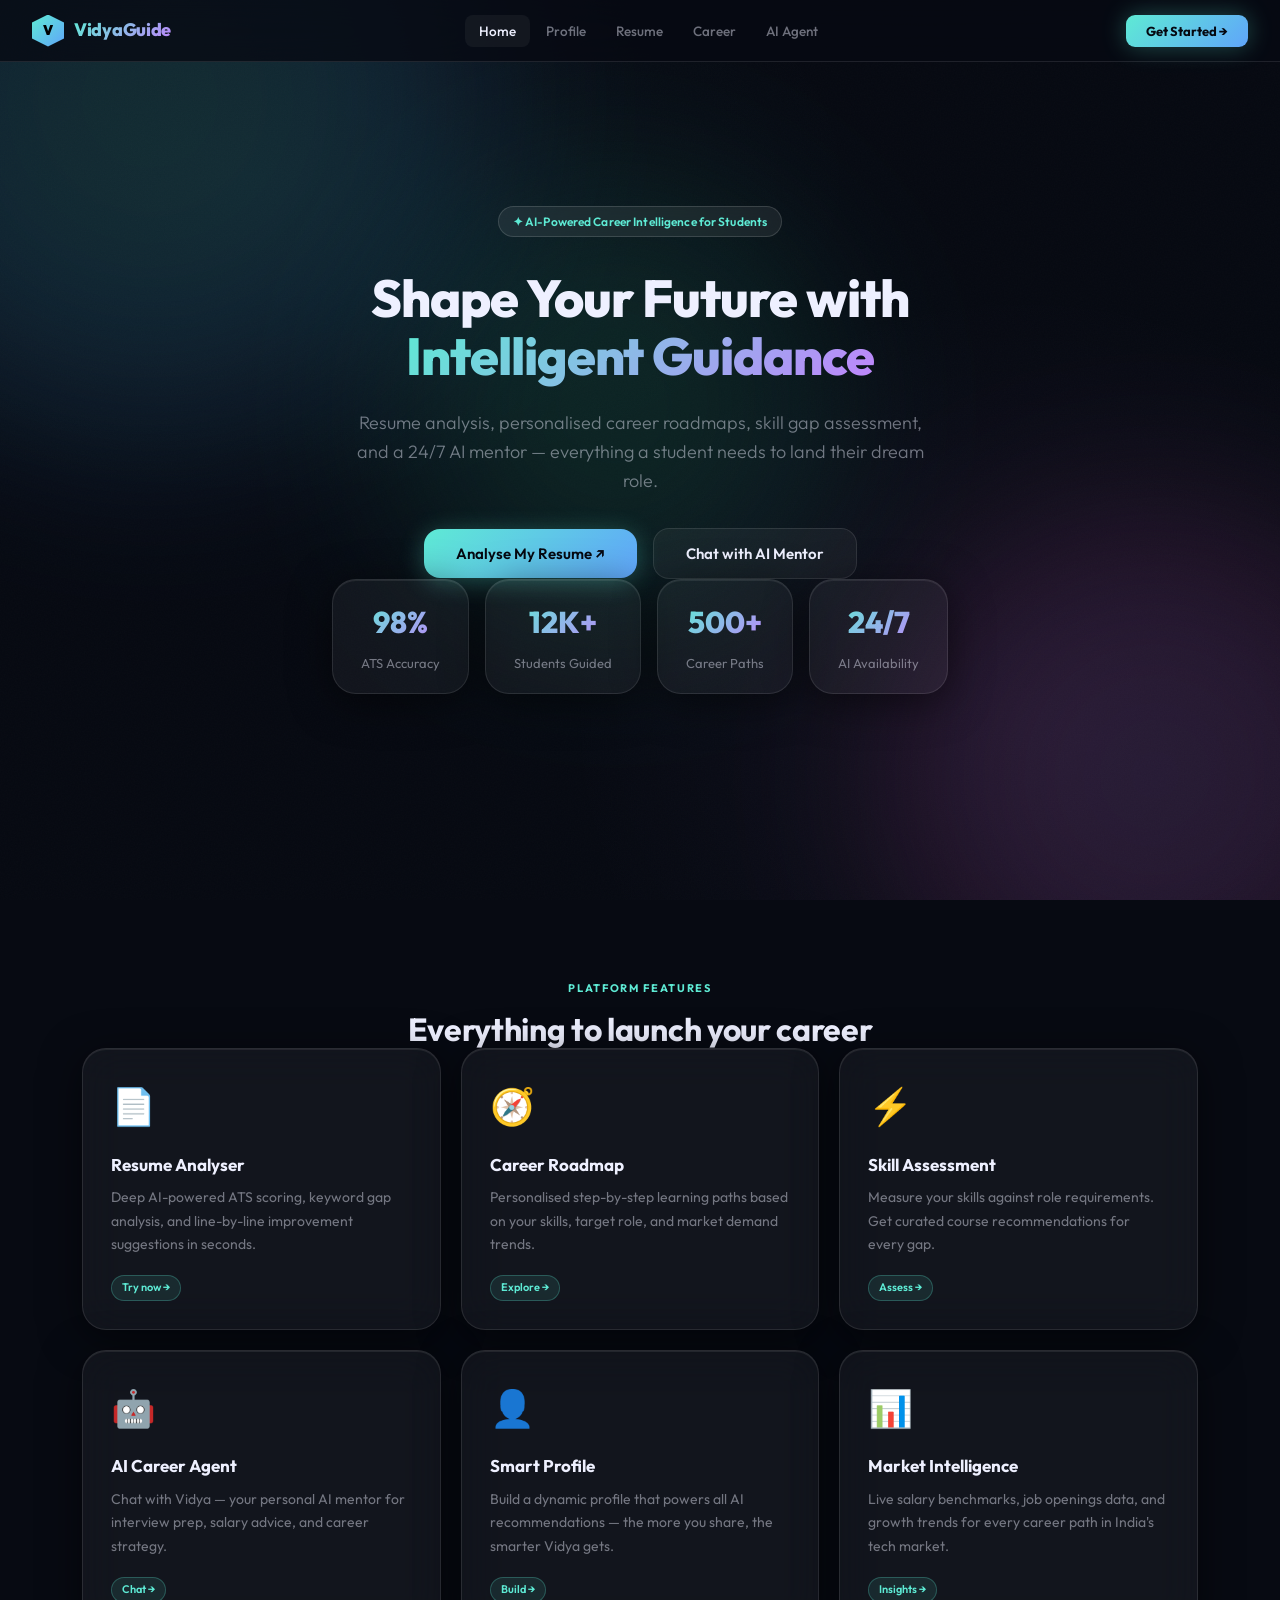
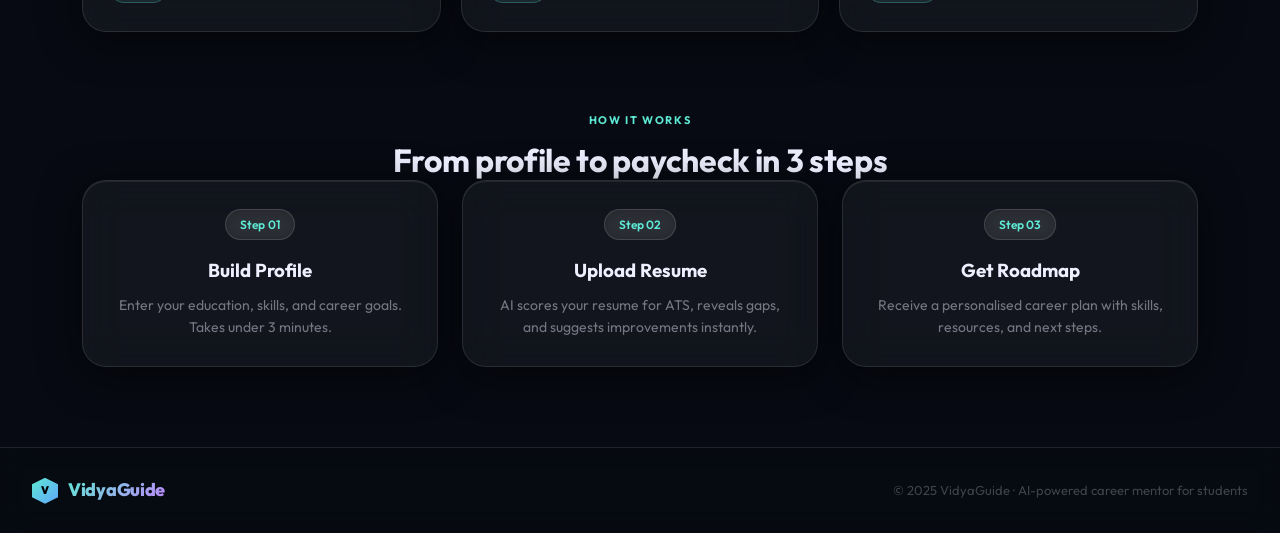
<file: VidyaGuide_Hackathon/vidyaguide2/frontend/index.html>
<!DOCTYPE html>
<html lang="en">
<head>
  <meta charset="UTF-8">
  <meta name="viewport" content="width=device-width, initial-scale=1.0">
  <title>VidyaGuide – AI Career Mentor</title>
  <link rel="stylesheet" href="css/style.css">
</head>
<body>

<!-- Ambient -->
<div class="ambient"><div class="orb o1"></div><div class="orb o2"></div><div class="orb o3"></div><div class="grain"></div><div class="mesh"></div></div>

<!-- Nav -->
<nav class="nav">
  <div class="nav-brand">
    <div class="brand-hex">V</div>
    <span class="brand-name">VidyaGuide</span>
  </div>
  <ul class="nav-links">
    <li><a href="index.html" class="active">Home</a></li>
    <li><a href="pages/profile.html">Profile</a></li>
    <li><a href="pages/resume.html">Resume</a></li>
    <li><a href="pages/career.html">Career</a></li>
    <li><a href="pages/agent.html">AI Agent</a></li>
  </ul>
  <button class="nav-cta" onclick="location.href='pages/profile.html'">Get Started →</button>
</nav>

<!-- Hero -->
<div style="position:relative;z-index:1">
<section class="pg" style="display:flex;align-items:center;justify-content:center;min-height:100vh;text-align:center;padding:0 20px">
  <div style="max-width:840px">
    <div class="chip fu mb32">✦ AI-Powered Career Intelligence for Students</div>
    <h1 class="heading fu fu1 mb24">
      Shape Your Future with<br><span class="grad">Intelligent Guidance</span>
    </h1>
    <p class="fu fu2 mb32 text-muted" style="font-size:18px;max-width:580px;margin-left:auto;margin-right:auto;font-weight:300">
      Resume analysis, personalised career roadmaps, skill gap assessment, and a 24/7 AI mentor — everything a student needs to land their dream role.
    </p>
    <div class="fu fu3 flex-c gap16 mb48" style="flex-wrap:wrap">
      <button class="btn btn-primary" onclick="location.href='pages/resume.html'" style="font-size:15px;padding:15px 32px">Analyse My Resume ↗</button>
      <button class="btn btn-ghost"   onclick="location.href='pages/agent.html'"  style="font-size:15px;padding:15px 32px">Chat with AI Mentor</button>
    </div>
    <div class="fu fu4 flex-c gap16" style="flex-wrap:wrap">
      <div class="card card-p-sm" style="padding:18px 28px;text-align:center">
        <span class="stat-val grad">98%</span>
        <span class="text-muted fs13">ATS Accuracy</span>
      </div>
      <div class="card card-p-sm" style="padding:18px 28px;text-align:center">
        <span class="stat-val grad">12K+</span>
        <span class="text-muted fs13">Students Guided</span>
      </div>
      <div class="card card-p-sm" style="padding:18px 28px;text-align:center">
        <span class="stat-val grad">500+</span>
        <span class="text-muted fs13">Career Paths</span>
      </div>
      <div class="card card-p-sm" style="padding:18px 28px;text-align:center">
        <span class="stat-val grad">24/7</span>
        <span class="text-muted fs13">AI Availability</span>
      </div>
    </div>
  </div>
</section>

<!-- Features -->
<section class="section">
  <div class="wrap">
    <div class="tc mb48">
      <div class="label mb12">Platform Features</div>
      <h2 class="subheading">Everything to launch your career</h2>
    </div>
    <div class="g3" style="gap:20px">

      <div class="card card-p card-hover" onclick="location.href='pages/resume.html'" style="cursor:pointer">
        <div style="font-size:36px;margin-bottom:16px">📄</div>
        <h3 class="fw7 mb8" style="font-size:17px">Resume Analyser</h3>
        <p class="text-muted fs14" style="line-height:1.7;margin-bottom:16px">Deep AI-powered ATS scoring, keyword gap analysis, and line-by-line improvement suggestions in seconds.</p>
        <span class="badge badge-cyan">Try now →</span>
      </div>

      <div class="card card-p card-hover" onclick="location.href='pages/career.html'" style="cursor:pointer">
        <div style="font-size:36px;margin-bottom:16px">🧭</div>
        <h3 class="fw7 mb8" style="font-size:17px">Career Roadmap</h3>
        <p class="text-muted fs14" style="line-height:1.7;margin-bottom:16px">Personalised step-by-step learning paths based on your skills, target role, and market demand trends.</p>
        <span class="badge badge-cyan">Explore →</span>
      </div>

      <div class="card card-p card-hover" onclick="location.href='pages/career.html'" style="cursor:pointer">
        <div style="font-size:36px;margin-bottom:16px">⚡</div>
        <h3 class="fw7 mb8" style="font-size:17px">Skill Assessment</h3>
        <p class="text-muted fs14" style="line-height:1.7;margin-bottom:16px">Measure your skills against role requirements. Get curated course recommendations for every gap.</p>
        <span class="badge badge-cyan">Assess →</span>
      </div>

      <div class="card card-p card-hover" onclick="location.href='pages/agent.html'" style="cursor:pointer">
        <div style="font-size:36px;margin-bottom:16px">🤖</div>
        <h3 class="fw7 mb8" style="font-size:17px">AI Career Agent</h3>
        <p class="text-muted fs14" style="line-height:1.7;margin-bottom:16px">Chat with Vidya — your personal AI mentor for interview prep, salary advice, and career strategy.</p>
        <span class="badge badge-cyan">Chat →</span>
      </div>

      <div class="card card-p card-hover" onclick="location.href='pages/profile.html'" style="cursor:pointer">
        <div style="font-size:36px;margin-bottom:16px">👤</div>
        <h3 class="fw7 mb8" style="font-size:17px">Smart Profile</h3>
        <p class="text-muted fs14" style="line-height:1.7;margin-bottom:16px">Build a dynamic profile that powers all AI recommendations — the more you share, the smarter Vidya gets.</p>
        <span class="badge badge-cyan">Build →</span>
      </div>

      <div class="card card-p card-hover" onclick="location.href='pages/career.html'" style="cursor:pointer">
        <div style="font-size:36px;margin-bottom:16px">📊</div>
        <h3 class="fw7 mb8" style="font-size:17px">Market Intelligence</h3>
        <p class="text-muted fs14" style="line-height:1.7;margin-bottom:16px">Live salary benchmarks, job openings data, and growth trends for every career path in India's tech market.</p>
        <span class="badge badge-cyan">Insights →</span>
      </div>

    </div>
  </div>
</section>

<!-- How It Works -->
<section class="section" style="padding-top:0">
  <div class="wrap">
    <div class="tc mb48">
      <div class="label mb12">How It Works</div>
      <h2 class="subheading">From profile to paycheck in 3 steps</h2>
    </div>
    <div class="g3" style="gap:24px">
      <div class="card card-p tc">
        <div class="chip mb16" style="margin:0 auto 16px">Step 01</div>
        <h3 class="fw7 mb8">Build Profile</h3>
        <p class="text-muted fs14">Enter your education, skills, and career goals. Takes under 3 minutes.</p>
      </div>
      <div class="card card-p tc">
        <div class="chip mb16" style="margin:0 auto 16px">Step 02</div>
        <h3 class="fw7 mb8">Upload Resume</h3>
        <p class="text-muted fs14">AI scores your resume for ATS, reveals gaps, and suggests improvements instantly.</p>
      </div>
      <div class="card card-p tc">
        <div class="chip mb16" style="margin:0 auto 16px">Step 03</div>
        <h3 class="fw7 mb8">Get Roadmap</h3>
        <p class="text-muted fs14">Receive a personalised career plan with skills, resources, and next steps.</p>
      </div>
    </div>
  </div>
</section>

<!-- Footer -->
<footer style="position:relative;z-index:1;border-top:1px solid var(--glass-b);padding:28px 32px;display:flex;align-items:center;justify-content:space-between;background:rgba(7,10,18,.6);backdrop-filter:blur(12px)">
  <div class="nav-brand"><div class="brand-hex" style="width:26px;height:26px;font-size:11px">V</div><span class="brand-name">VidyaGuide</span></div>
  <span class="text-dim fs13">© 2025 VidyaGuide · AI-powered career mentor for students</span>
</footer>
</div>

<script src="js/utils.js"></script>
</body>
</html>
</file>
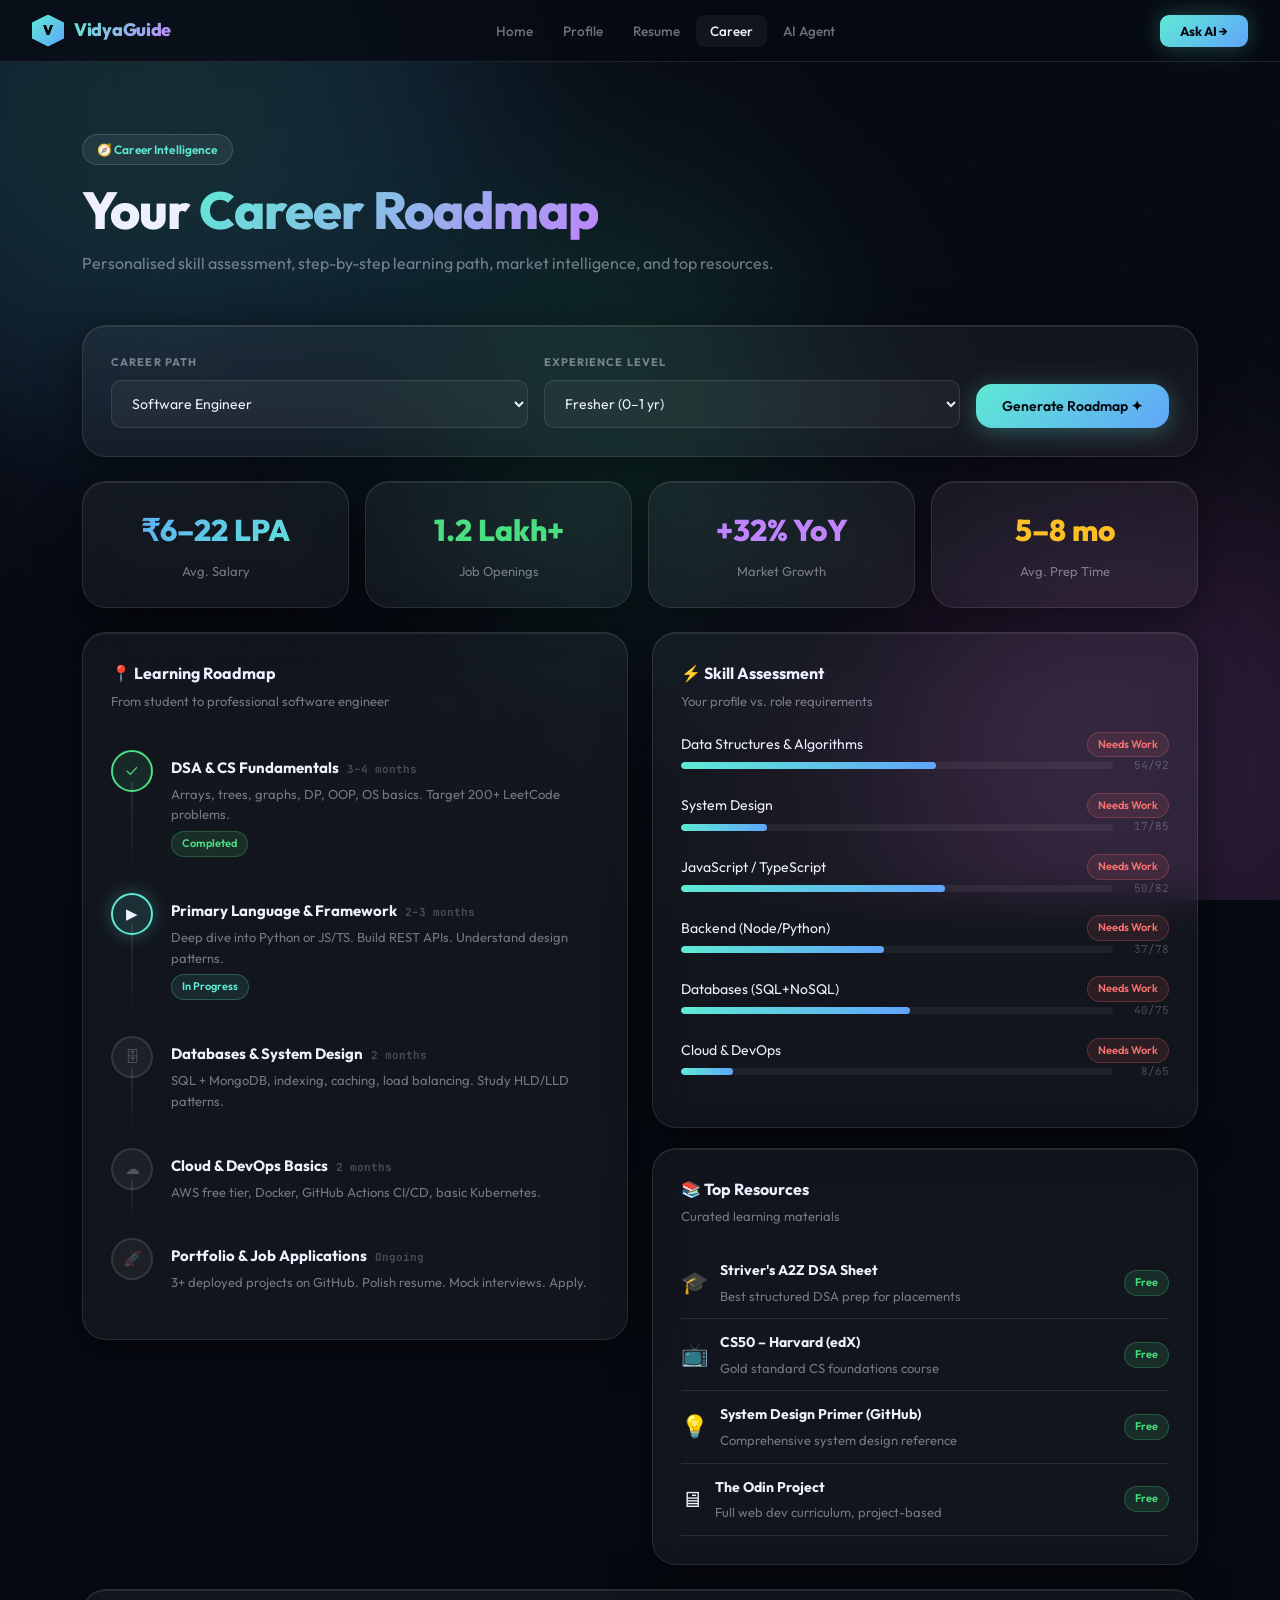
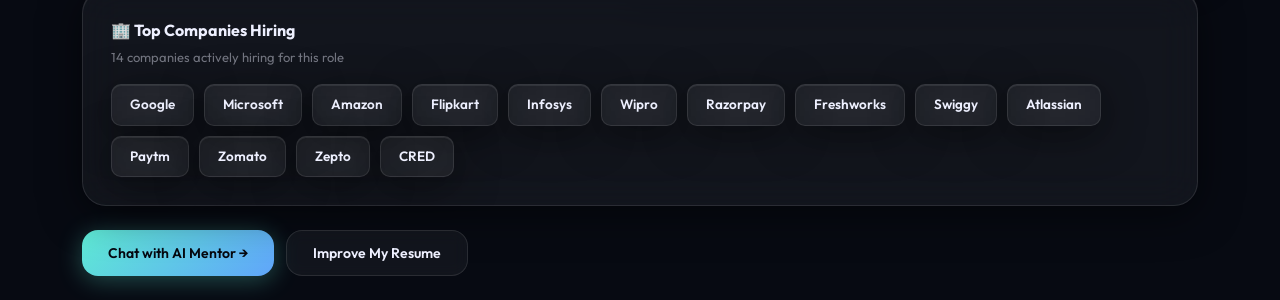
<file: VidyaGuide_Hackathon/vidyaguide2/frontend/pages/career.html>
<!DOCTYPE html>
<html lang="en">
<head>
  <meta charset="UTF-8">
  <meta name="viewport" content="width=device-width, initial-scale=1.0">
  <title>Career Roadmap – VidyaGuide</title>
  <link rel="stylesheet" href="../css/style.css">
</head>
<body>
<div class="ambient"><div class="orb o1"></div><div class="orb o2"></div><div class="orb o3"></div><div class="grain"></div><div class="mesh"></div></div>

<nav class="nav">
  <div class="nav-brand"><div class="brand-hex">V</div><span class="brand-name">VidyaGuide</span></div>
  <ul class="nav-links">
    <li><a href="../index.html">Home</a></li>
    <li><a href="profile.html">Profile</a></li>
    <li><a href="resume.html">Resume</a></li>
    <li><a href="career.html">Career</a></li>
    <li><a href="agent.html">AI Agent</a></li>
  </ul>
  <button class="nav-cta" onclick="location.href='agent.html'">Ask AI →</button>
</nav>

<div class="pg" style="position:relative;z-index:1">
<div class="wrap">
  <div class="page-head">
    <div class="chip mb16">🧭 Career Intelligence</div>
    <h1 class="heading mb12">Your <span class="grad">Career Roadmap</span></h1>
    <p class="text-muted" style="font-size:16px">Personalised skill assessment, step-by-step learning path, market intelligence, and top resources.</p>
  </div>

  <!-- Role Picker -->
  <div class="card card-p mb24">
    <div class="flex gap16" style="flex-wrap:wrap;align-items:flex-end">
      <div style="flex:1;min-width:200px">
        <label class="fl">Career Path</label>
        <select class="fs" id="sel-role" onchange="loadCareer()">
          <option value="swe">Software Engineer</option>
          <option value="ds">Data Scientist / ML Engineer</option>
          <option value="pm">Product Manager</option>
          <option value="devops">DevOps / Cloud Engineer</option>
          <option value="fs">Full-Stack Developer</option>
          <option value="da">Data Analyst</option>
          <option value="ux">UX Designer</option>
          <option value="cyber">Cybersecurity Analyst</option>
        </select>
      </div>
      <div style="flex:1;min-width:180px">
        <label class="fl">Experience Level</label>
        <select class="fs" id="sel-exp" onchange="loadCareer()">
          <option value="fresh">Fresher (0–1 yr)</option>
          <option value="junior">Junior (1–3 yrs)</option>
          <option value="mid">Mid-Level (3–5 yrs)</option>
        </select>
      </div>
      <button class="btn btn-primary" onclick="loadCareer()">Generate Roadmap ✦</button>
    </div>
  </div>

  <!-- Market Stats -->
  <div class="g4 gap16 mb24" id="market-row">
    <div class="card stat-box"><span class="stat-val grad2" id="m-salary">₹8–18 LPA</span><span class="text-muted fs13">Avg. Salary</span></div>
    <div class="card stat-box"><span class="stat-val" style="color:var(--green)" id="m-jobs">45K+</span><span class="text-muted fs13">Job Openings</span></div>
    <div class="card stat-box"><span class="stat-val" style="color:var(--violet)" id="m-growth">+28% YoY</span><span class="text-muted fs13">Market Growth</span></div>
    <div class="card stat-box"><span class="stat-val" style="color:var(--amber)" id="m-time">6–9 mo</span><span class="text-muted fs13">Avg. Prep Time</span></div>
  </div>

  <!-- Main Grid -->
  <div class="g2 gap24" style="align-items:start">

    <!-- Roadmap -->
    <div class="card card-p">
      <div class="fw7 mb4" style="font-size:16px">📍 Learning Roadmap</div>
      <div class="text-muted fs13 mb20" id="rm-subtitle">Step-by-step path to your goal</div>
      <div id="rm-steps"></div>
    </div>

    <!-- Right column -->
    <div style="display:flex;flex-direction:column;gap:20px">

      <!-- Skill Assessment -->
      <div class="card card-p">
        <div class="fw7 mb4" style="font-size:16px">⚡ Skill Assessment</div>
        <div class="text-muted fs13 mb20">Your profile vs. role requirements</div>
        <div id="skill-bars"></div>
      </div>

      <!-- Resources -->
      <div class="card card-p">
        <div class="fw7 mb4" style="font-size:16px">📚 Top Resources</div>
        <div class="text-muted fs13 mb20">Curated learning materials</div>
        <div id="resources"></div>
      </div>

    </div>
  </div>

  <!-- Companies -->
  <div class="card card-p mt24">
    <div class="fw7 mb4" style="font-size:16px">🏢 Top Companies Hiring</div>
    <div class="text-muted fs13 mb16" id="comp-sub">Companies actively recruiting for this role</div>
    <div id="companies" style="display:flex;flex-wrap:wrap;gap:10px"></div>
  </div>

  <!-- CTAs -->
  <div class="flex gap12 mt24 mb24" style="flex-wrap:wrap">
    <button class="btn btn-primary" onclick="location.href='agent.html'">Chat with AI Mentor →</button>
    <button class="btn btn-ghost"   onclick="location.href='resume.html'">Improve My Resume</button>
  </div>
</div>
</div>

<script src="../js/utils.js"></script>
<script>
const DB = {
  swe: {
    salary:'₹6–22 LPA', jobs:'1.2 Lakh+', growth:'+32% YoY', time:'5–8 mo',
    subtitle:'From student to professional software engineer',
    skills:[{n:'Data Structures & Algorithms',h:72,r:92},{n:'System Design',h:35,r:85},{n:'JavaScript / TypeScript',h:68,r:82},{n:'Backend (Node/Python)',h:55,r:78},{n:'Databases (SQL+NoSQL)',h:58,r:75},{n:'Cloud & DevOps',h:22,r:65}],
    steps:[
      {ico:'🎯',t:'DSA & CS Fundamentals',d:'Arrays, trees, graphs, DP, OOP, OS basics. Target 200+ LeetCode problems.',s:'done',tm:'3–4 months'},
      {ico:'💻',t:'Primary Language & Framework',d:'Deep dive into Python or JS/TS. Build REST APIs. Understand design patterns.',s:'current',tm:'2–3 months'},
      {ico:'🗄',t:'Databases & System Design',d:'SQL + MongoDB, indexing, caching, load balancing. Study HLD/LLD patterns.',s:'next',tm:'2 months'},
      {ico:'☁',t:'Cloud & DevOps Basics',d:'AWS free tier, Docker, GitHub Actions CI/CD, basic Kubernetes.',s:'next',tm:'2 months'},
      {ico:'🚀',t:'Portfolio & Job Applications',d:'3+ deployed projects on GitHub. Polish resume. Mock interviews. Apply.',s:'next',tm:'Ongoing'},
    ],
    resources:[{i:'🎓',n:"Striver's A2Z DSA Sheet",t:'Free',d:'Best structured DSA prep for placements'},{i:'📺',n:'CS50 – Harvard (edX)',t:'Free',d:'Gold standard CS foundations course'},{i:'💡',n:'System Design Primer (GitHub)',t:'Free',d:'Comprehensive system design reference'},{i:'🖥',n:'The Odin Project',t:'Free',d:'Full web dev curriculum, project-based'}],
    companies:['Google','Microsoft','Amazon','Flipkart','Infosys','Wipro','Razorpay','Freshworks','Swiggy','Atlassian','Paytm','Zomato','Zepto','CRED']
  },
  ds: {
    salary:'₹7–26 LPA', jobs:'62K+', growth:'+46% YoY', time:'6–10 mo',
    subtitle:'Master AI/ML and land your data science role',
    skills:[{n:'Python (Pandas/NumPy)',h:70,r:92},{n:'Machine Learning',h:45,r:87},{n:'Statistics & Probability',h:52,r:82},{n:'SQL',h:60,r:78},{n:'Deep Learning (TF/PyTorch)',h:22,r:72},{n:'Data Visualisation',h:62,r:70}],
    steps:[
      {ico:'📊',t:'Python & Statistics',d:'NumPy, Pandas, Matplotlib, Seaborn. Probability, distributions, hypothesis testing.',s:'done',tm:'2–3 months'},
      {ico:'🤖',t:'Core Machine Learning',d:'Supervised/unsupervised learning, scikit-learn, evaluation metrics, feature engineering.',s:'current',tm:'3 months'},
      {ico:'🧠',t:'Deep Learning & NLP',d:'Neural nets, CNNs, RNNs, Transformers, HuggingFace. Kaggle competitions.',s:'next',tm:'3–4 months'},
      {ico:'🔧',t:'MLOps & Deployment',d:'MLflow, Docker, FastAPI for model serving. AWS SageMaker basics.',s:'next',tm:'2 months'},
      {ico:'🏆',t:'Portfolio & Kaggle',d:'5 end-to-end projects. Kaggle Top 10% in 2 competitions. Publish on GitHub.',s:'next',tm:'Ongoing'},
    ],
    resources:[{i:'🎓',n:'fast.ai Deep Learning',t:'Free',d:'Practical top-down deep learning'},{i:'📘',n:'Kaggle Learn',t:'Free',d:'Hands-on ML micro-courses with datasets'},{i:'💡',n:'StatQuest – Josh Starmer',t:'Free',d:'Statistics & ML explained visually'},{i:'🎥',n:'Andrew Ng ML Specialisation',t:'Paid',d:'The gold standard ML course (Coursera)'}],
    companies:['Google','Amazon','Microsoft','Flipkart','Ola','PhonePe','Meesho','Groww','Delhivery','Myntra','LinkedIn India','Adobe']
  },
  pm: {
    salary:'₹10–32 LPA', jobs:'28K+', growth:'+38% YoY', time:'4–7 mo',
    subtitle:'Lead products that millions of people love',
    skills:[{n:'Product Strategy',h:48,r:87},{n:'Data Analysis / SQL',h:55,r:80},{n:'User Research (UX)',h:52,r:80},{n:'Agile / Scrum',h:65,r:75},{n:'Figma / Wireframing',h:38,r:68},{n:'Go-to-Market',h:30,r:65}],
    steps:[
      {ico:'🔍',t:'PM Fundamentals',d:'PRDs, user stories, RICE prioritisation, competitive analysis, product lifecycle.',s:'done',tm:'2 months'},
      {ico:'📊',t:'Data-Driven Decision Making',d:'SQL basics, Google Analytics, A/B testing, funnel analysis, KPIs & OKRs.',s:'current',tm:'2 months'},
      {ico:'🎨',t:'UX & User Research',d:'User interviews, Figma wireframing, usability testing, design thinking methods.',s:'next',tm:'2 months'},
      {ico:'💼',t:'Build Product Portfolio',d:'3 PM case studies, mock PRDs, product teardowns of top apps.',s:'next',tm:'3 months'},
      {ico:'🚀',t:'PM Interview Prep & Apply',d:'Product sense, analytical, execution rounds. Network on LinkedIn. Apply.',s:'next',tm:'Ongoing'},
    ],
    resources:[{i:'📗',n:"Inspired – Marty Cagan",t:'Book',d:'The definitive PM bible'},{i:'🎓',n:'Reforge PM Programme',t:'Paid',d:'Industry-leading PM curriculum'},{i:'💡',n:"Lenny's Newsletter",t:'Free',d:'Practical PM advice & case studies'},{i:'📺',n:'Product School YouTube',t:'Free',d:'PM interview questions & walkthroughs'}],
    companies:['Google','Microsoft','Atlassian','Flipkart','Amazon','Swiggy','Razorpay','CRED','Notion','Figma','Zepto','Meesho']
  },
  devops: {
    salary:'₹8–24 LPA', jobs:'42K+', growth:'+36% YoY', time:'5–8 mo',
    subtitle:'Cloud, containers, and continuous delivery at scale',
    skills:[{n:'Linux & Shell Scripting',h:64,r:92},{n:'Docker & Kubernetes',h:32,r:88},{n:'CI/CD Pipelines',h:44,r:82},{n:'AWS / Azure / GCP',h:38,r:80},{n:'Terraform / IaC',h:18,r:72},{n:'Monitoring (Prometheus)',h:22,r:65}],
    steps:[
      {ico:'🐧',t:'Linux & Networking',d:'Shell scripting, file systems, networking, SSH, cron, systemd, permissions.',s:'done',tm:'2 months'},
      {ico:'🐳',t:'Docker & Kubernetes',d:'Containerisation, Docker Compose, K8s orchestration, Helm charts, namespaces.',s:'current',tm:'3 months'},
      {ico:'☁',t:'Cloud Platform (AWS first)',d:'EC2, S3, RDS, Lambda, VPC, IAM. Get AWS Solutions Architect Associate certified.',s:'next',tm:'3 months'},
      {ico:'🔄',t:'Infrastructure as Code',d:'Terraform, Ansible, GitHub Actions, Jenkins. Automate entire deployment pipelines.',s:'next',tm:'2 months'},
      {ico:'📈',t:'Monitoring & SRE',d:'Prometheus, Grafana, ELK Stack, incident management, SLOs, error budgets.',s:'next',tm:'2 months'},
    ],
    resources:[{i:'🎓',n:'KodeKloud DevOps Path',t:'Paid',d:'Best hands-on DevOps learning platform'},{i:'📺',n:'TechWorld with Nana',t:'Free',d:'Docker, K8s, DevOps tutorials'},{i:'☁',n:'AWS Free Tier + Docs',t:'Free',d:'Learn on real AWS infrastructure'},{i:'📘',n:'The DevOps Handbook',t:'Book',d:'DevOps philosophy & transformation'}],
    companies:['Amazon','Microsoft','Google','HCL','Cognizant','ThoughtWorks','Freshworks','Razorpay','Juspay','CRED','Zeta','Setu']
  },
  fs: {
    salary:'₹6–20 LPA', jobs:'85K+', growth:'+30% YoY', time:'5–7 mo',
    subtitle:'Build complete web applications from frontend to backend',
    skills:[{n:'HTML/CSS/JavaScript',h:76,r:92},{n:'React / Vue / Angular',h:55,r:87},{n:'Node.js / Python Backend',h:50,r:82},{n:'Databases (SQL+NoSQL)',h:52,r:78},{n:'REST APIs / GraphQL',h:46,r:75},{n:'Git & Deployment',h:64,r:70}],
    steps:[
      {ico:'🎨',t:'HTML, CSS & JavaScript Mastery',d:'Responsive design, ES6+, DOM, Fetch API, async/await, LocalStorage.',s:'done',tm:'2–3 months'},
      {ico:'⚛',t:'Frontend Framework (React)',d:'Components, hooks, state management (Redux), React Router, testing basics.',s:'current',tm:'2–3 months'},
      {ico:'🔧',t:'Backend Development',d:'Node.js + Express or Python + FastAPI. REST APIs, JWT auth, middleware.',s:'next',tm:'2 months'},
      {ico:'🗄',t:'Databases & Deployment',d:'PostgreSQL, MongoDB, Redis. Deploy on Vercel, Render, or AWS EC2.',s:'next',tm:'2 months'},
      {ico:'🚀',t:'Portfolio Projects & Apply',d:'3–5 full-stack apps with auth, payments, live users. Polish GitHub profile.',s:'next',tm:'Ongoing'},
    ],
    resources:[{i:'🎓',n:'The Odin Project',t:'Free',d:'Complete full-stack curriculum'},{i:'📺',n:'Traversy Media YouTube',t:'Free',d:'Project-based web dev tutorials'},{i:'💻',n:'freeCodeCamp',t:'Free',d:'Structured web dev certifications'},{i:'📘',n:'Full Stack Open (Helsinki)',t:'Free',d:'Modern React + Node.js course'}],
    companies:['Razorpay','Swiggy','Zomato','Freshworks','Zoho','Postman','Hasura','Chargebee','Urban Company','BrowserStack','Bounce','Saleor']
  },
  da: {
    salary:'₹4–14 LPA', jobs:'58K+', growth:'+28% YoY', time:'4–6 mo',
    subtitle:'Turn raw data into decisions that drive business growth',
    skills:[{n:'Excel / Google Sheets',h:72,r:88},{n:'SQL',h:48,r:92},{n:'Python (Pandas)',h:38,r:78},{n:'Power BI / Tableau',h:32,r:82},{n:'Statistics',h:54,r:72},{n:'Business Communication',h:60,r:68}],
    steps:[
      {ico:'📊',t:'Excel & Statistics',d:'Advanced Excel, pivot tables, VLOOKUP, statistical concepts, data cleaning.',s:'done',tm:'1–2 months'},
      {ico:'🗄',t:'SQL Mastery',d:'Joins, aggregations, window functions, CTEs, query optimisation. Mode Analytics.',s:'current',tm:'2 months'},
      {ico:'📈',t:'Visualisation (Power BI / Tableau)',d:'Dashboard design, data storytelling, interactive reports, DAX basics.',s:'next',tm:'2 months'},
      {ico:'🐍',t:'Python for Analytics',d:'Pandas, NumPy, Matplotlib, Seaborn. End-to-end analysis on real datasets.',s:'next',tm:'2 months'},
      {ico:'💼',t:'Portfolio & Case Studies',d:'5 analysis projects with business insights. Present findings clearly. Apply.',s:'next',tm:'Ongoing'},
    ],
    resources:[{i:'🎓',n:'Alex the Analyst YouTube',t:'Free',d:'SQL, Excel, Power BI walkthroughs'},{i:'📘',n:'Mode Analytics SQL Tutorial',t:'Free',d:'Interactive SQL with real datasets'},{i:'💡',n:'Kaggle Datasets',t:'Free',d:'Real datasets for practice projects'},{i:'🎥',n:'Google Data Analytics (Coursera)',t:'Paid',d:'Recognised data analytics certification'}],
    companies:['Flipkart','Amazon','Paytm','Nykaa','BigBasket','PhonePe','Upstox','Zerodha','PolicyBazaar','IndiaMart','JioSaavn','ShareChat']
  },
  ux: {
    salary:'₹5–18 LPA', jobs:'20K+', growth:'+33% YoY', time:'4–6 mo',
    subtitle:'Design experiences that delight and convert users',
    skills:[{n:'Figma / Design Tools',h:55,r:92},{n:'User Research Methods',h:50,r:85},{n:'Wireframing & Prototyping',h:48,r:85},{n:'Interaction Design',h:42,r:80},{n:'Usability Testing',h:38,r:75},{n:'Design Systems',h:30,r:70}],
    steps:[
      {ico:'🎨',t:'Design Foundations',d:'Visual design principles, typography, colour theory, gestalt, accessibility.',s:'done',tm:'1–2 months'},
      {ico:'🖥',t:'Figma Mastery',d:'Components, auto-layout, variants, prototyping, design system creation.',s:'current',tm:'2 months'},
      {ico:'🔍',t:'UX Research Methods',d:'User interviews, surveys, card sorting, affinity mapping, journey maps.',s:'next',tm:'2 months'},
      {ico:'📱',t:'Build a Portfolio',d:'3–5 full case studies showing research → design → test → iterate cycle.',s:'next',tm:'3 months'},
      {ico:'🚀',t:'Apply & Network',d:'Behance, Dribbble profile. LinkedIn content. Apply to UX roles. Network.',s:'next',tm:'Ongoing'},
    ],
    resources:[{i:'🎓',n:'Google UX Design (Coursera)',t:'Paid',d:'Most recognised UX certification'},{i:'📺',n:'DesignCourse YouTube',t:'Free',d:'UI/UX design tutorials'},{i:'💡',n:'Nielsen Norman Group',t:'Free',d:'Evidence-based UX research articles'},{i:'📘',n:"Don't Make Me Think – Krug",t:'Book',d:'Classic UX & usability book'}],
    companies:['Flipkart','Amazon','Swiggy','Zomato','Meesho','CRED','Dunzo','PhonePe','Groww','Navi','Juspay','InMobi']
  },
  cyber: {
    salary:'₹7–22 LPA', jobs:'35K+', growth:'+40% YoY', time:'6–9 mo',
    subtitle:'Defend systems, hunt threats, and protect data',
    skills:[{n:'Networking Fundamentals',h:62,r:92},{n:'Linux & Scripting',h:58,r:88},{n:'Ethical Hacking / PenTest',h:32,r:82},{n:'Security Tools (Wireshark…)',h:28,r:78},{n:'Incident Response',h:22,r:70},{n:'Cloud Security',h:18,r:65}],
    steps:[
      {ico:'🌐',t:'Networking & Linux',d:'TCP/IP, DNS, HTTP, OSI model, Linux admin, bash scripting, firewall config.',s:'done',tm:'2 months'},
      {ico:'🔐',t:'Security Fundamentals',d:'CIA triad, cryptography, OWASP Top 10, auth patterns, vulnerability types.',s:'current',tm:'2 months'},
      {ico:'⚔',t:'Ethical Hacking & PenTesting',d:'Kali Linux, Metasploit, Burp Suite, Nmap. TryHackMe & HackTheBox labs.',s:'next',tm:'3 months'},
      {ico:'🛡',t:'Certifications',d:'CompTIA Security+, CEH, or eJPT. Adds significant credibility to your resume.',s:'next',tm:'3 months'},
      {ico:'🚀',t:'Portfolio & Apply',d:'CTF writeups, home lab setup, GitHub security scripts, bug bounty reports.',s:'next',tm:'Ongoing'},
    ],
    resources:[{i:'🎓',n:'TryHackMe',t:'Free/Paid',d:'Guided cybersecurity learning paths'},{i:'🖥',n:'HackTheBox',t:'Free/Paid',d:'Real-world penetration testing labs'},{i:'📘',n:'CompTIA Security+ Study Guide',t:'Paid',d:'Industry standard certification prep'},{i:'📺',n:'Professor Messer (YouTube)',t:'Free',d:'Free Security+ video course'}],
    companies:['TCS','Infosys','HCL','IBM','Accenture','Wipro','Quick Heal','Seqrite','Cyfirma','TAC Security','Lucideus','SISA']
  }
};

function loadCareer() {
  const key = document.getElementById('sel-role').value;
  const d   = DB[key] || DB.swe;
  const p   = VG.load('profile');
  const profSkills = (p.skills||[]).map(s=>s.toLowerCase());

  // Market
  document.getElementById('m-salary').textContent = d.salary;
  document.getElementById('m-jobs').textContent   = d.jobs;
  document.getElementById('m-growth').textContent = d.growth;
  document.getElementById('m-time').textContent   = d.time;
  document.getElementById('rm-subtitle').textContent = d.subtitle;

  // Roadmap steps
  document.getElementById('rm-steps').innerHTML = d.steps.map(s => `
    <div class="rm-item">
      <div class="rm-dot ${s.s}">${s.s==='done'?'✓':s.s==='current'?'▶':s.ico}</div>
      <div class="rm-body">
        <h4>${s.t}<span class="rm-time">${s.tm}</span></h4>
        <p>${s.d}</p>
        ${s.s==='done'?'<span class="badge badge-green mt8" style="display:inline-flex;margin-top:6px">Completed</span>':''}
        ${s.s==='current'?'<span class="badge badge-cyan mt8" style="display:inline-flex;margin-top:6px">In Progress</span>':''}
      </div>
    </div>`).join('');

  // Skills
  document.getElementById('skill-bars').innerHTML = d.skills.map(sk => {
    const has   = profSkills.some(ps => ps.includes(sk.n.toLowerCase().split(/[\s\/]/)[0]));
    const level = has ? sk.h : Math.max(8, sk.h - 18);
    const pct   = Math.min(100, Math.round(level / sk.r * 100));
    const gap   = sk.r - level;
    const cls   = gap <= 8 ? 'badge-green' : gap <= 28 ? 'badge-amber' : 'badge-red';
    const lbl   = gap <= 8 ? 'Strong' : gap <= 28 ? 'Developing' : 'Needs Work';
    return `
    <div style="margin-bottom:18px">
      <div class="flex-sb mb6">
        <span class="fs14">${sk.n}</span>
        <span class="badge ${cls}">${lbl}</span>
      </div>
      <div class="flex-ac gap8">
        <div class="prog-wrap" style="flex:1"><div class="prog-bar" data-w="${pct}" style="width:0%"></div></div>
        <span class="text-dim" style="font-size:11px;font-family:var(--mono);width:48px;text-align:right">${level}/${sk.r}</span>
      </div>
    </div>`;
  }).join('');
  setTimeout(animateBars, 120);

  // Resources
  document.getElementById('resources').innerHTML = d.resources.map(r => `
    <div class="flex-ac gap12" style="padding:12px 0;border-bottom:1px solid var(--glass-b)">
      <span style="font-size:22px;flex-shrink:0">${r.i}</span>
      <div style="flex:1">
        <div class="fw7 fs14 mb4">${r.n}</div>
        <div class="text-muted fs13">${r.d}</div>
      </div>
      <span class="badge ${r.t==='Free'?'badge-green':r.t==='Book'?'badge-violet':'badge-blue'}">${r.t}</span>
    </div>`).join('');

  // Companies
  document.getElementById('companies').innerHTML = d.companies.map(c =>
    `<div class="card" style="padding:9px 18px;border-radius:10px;font-size:13.5px;font-weight:600">${c}</div>`
  ).join('');
  document.getElementById('comp-sub').textContent = `${d.companies.length} companies actively hiring for this role`;
}

// Auto-set from profile
window.addEventListener('DOMContentLoaded', () => {
  const p = VG.load('profile');
  const roleMap = {
    'Technology / Software':'swe','Data Science / AI/ML':'ds',
    'Product Management':'pm','Cloud / DevOps':'devops','Design / UX':'ux'
  };
  if (p.industry && roleMap[p.industry]) document.getElementById('sel-role').value = roleMap[p.industry];
  if (p.exp) {
    const s = document.getElementById('sel-exp');
    if (p.exp.includes('1–3')) s.value = 'junior';
    else if (p.exp.includes('3–5')) s.value = 'mid';
  }
  loadCareer();
});
</script>
</body>
</html>
</file>
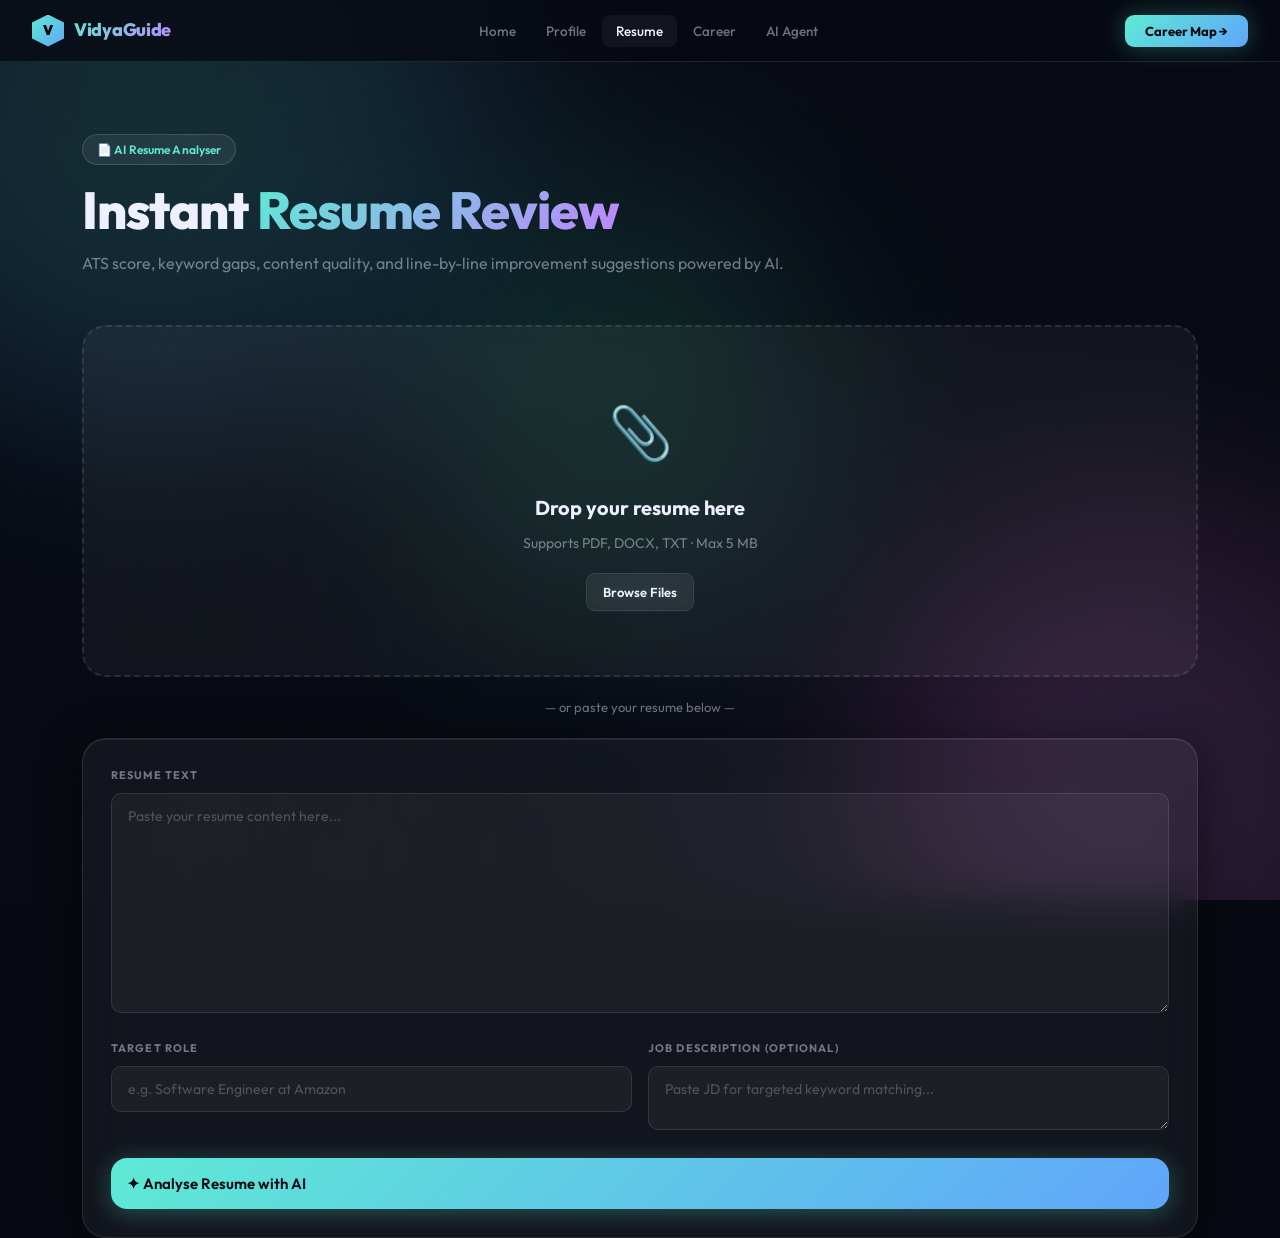
<file: VidyaGuide_Hackathon/vidyaguide2/frontend/pages/resume.html>
<!DOCTYPE html>
<html lang="en">
<head>
  <meta charset="UTF-8">
  <meta name="viewport" content="width=device-width, initial-scale=1.0">
  <title>Resume Analyser – VidyaGuide</title>
  <link rel="stylesheet" href="../css/style.css">
</head>
<body>
<div class="ambient"><div class="orb o1"></div><div class="orb o2"></div><div class="orb o3"></div><div class="grain"></div><div class="mesh"></div></div>

<nav class="nav">
  <div class="nav-brand"><div class="brand-hex">V</div><span class="brand-name">VidyaGuide</span></div>
  <ul class="nav-links">
    <li><a href="../index.html">Home</a></li>
    <li><a href="profile.html">Profile</a></li>
    <li><a href="resume.html">Resume</a></li>
    <li><a href="career.html">Career</a></li>
    <li><a href="agent.html">AI Agent</a></li>
  </ul>
  <button class="nav-cta" onclick="location.href='career.html'">Career Map →</button>
</nav>

<div class="pg" style="position:relative;z-index:1">
<div class="wrap">
  <div class="page-head">
    <div class="chip mb16">📄 AI Resume Analyser</div>
    <h1 class="heading mb12">Instant <span class="grad">Resume Review</span></h1>
    <p class="text-muted" style="font-size:16px">ATS score, keyword gaps, content quality, and line-by-line improvement suggestions powered by AI.</p>
  </div>

  <!-- Upload Section -->
  <div id="sec-upload">
    <div class="drop fu" id="drop-zone" onclick="document.getElementById('file-in').click()"
         ondragover="event.preventDefault();this.classList.add('drag')"
         ondragleave="this.classList.remove('drag')"
         ondrop="handleDrop(event)">
      <div class="drop-ico">📎</div>
      <h3>Drop your resume here</h3>
      <p style="margin-bottom:18px">Supports PDF, DOCX, TXT · Max 5 MB</p>
      <span class="btn btn-ghost btn-sm" style="pointer-events:none">Browse Files</span>
      <input type="file" id="file-in" accept=".pdf,.docx,.txt" style="display:none" onchange="handleFile(event)">
    </div>
    <div class="tc text-muted fs13" style="margin:20px 0">— or paste your resume below —</div>
    <div class="card card-p fu fu1">
      <div class="fg"><label class="fl">Resume Text</label>
        <textarea class="ft" id="resume-txt" placeholder="Paste your resume content here..." style="min-height:220px"></textarea>
      </div>
      <div class="g2 gap16">
        <div class="fg"><label class="fl">Target Role</label>
          <input type="text" class="fi" id="target-role" placeholder="e.g. Software Engineer at Amazon">
        </div>
        <div class="fg"><label class="fl">Job Description (optional)</label>
          <textarea class="ft" id="job-desc" placeholder="Paste JD for targeted keyword matching..." style="min-height:50px"></textarea>
        </div>
      </div>
      <button class="btn btn-primary full" style="padding:16px;font-size:15px" onclick="runAnalysis()">
        ✦ Analyse Resume with AI
      </button>
    </div>
  </div>

  <!-- Loading -->
  <div id="sec-loading" style="display:none;text-align:center;padding:96px 0">
    <div class="spin mb24"></div>
    <h3 style="font-size:22px;font-weight:700;margin-bottom:8px">Analysing your resume…</h3>
    <p class="text-muted" id="load-msg">Parsing document structure…</p>
  </div>

  <!-- Results -->
  <div id="sec-results" style="display:none">

    <!-- Score Cards -->
    <div class="g3 gap16 mb24">
      <div class="card card-p tc">
        <div class="ring-wrap">
          <div class="ring" id="ring-ats"><span class="ring-val" id="val-ats">0</span></div>
          <span class="ring-lbl">ATS Score</span>
        </div>
      </div>
      <div class="card card-p tc">
        <div class="ring-wrap">
          <div class="ring" id="ring-cnt"><span class="ring-val" id="val-cnt">0</span></div>
          <span class="ring-lbl">Content Quality</span>
        </div>
      </div>
      <div class="card card-p tc">
        <div class="ring-wrap">
          <div class="ring" id="ring-fmt"><span class="ring-val" id="val-fmt">0</span></div>
          <span class="ring-lbl">Formatting</span>
        </div>
      </div>
    </div>

    <!-- Tabs -->
    <div class="card" style="overflow:hidden">
      <div style="padding:20px 24px 0">
        <div class="flex-ac gap4 mb0">
          <div class="tabs" style="border-bottom:none;margin:0">
            <button class="tab-btn on" data-tab="t-overview" onclick="rTab('t-overview',this)">Overview</button>
            <button class="tab-btn" data-tab="t-keywords" onclick="rTab('t-keywords',this)">Keywords</button>
            <button class="tab-btn" data-tab="t-improve" onclick="rTab('t-improve',this)">Improvements</button>
            <button class="tab-btn" data-tab="t-rewrite" onclick="rTab('t-rewrite',this)">AI Rewrites</button>
          </div>
        </div>
        <div class="hr" style="margin:0"></div>
      </div>

      <div style="padding:24px">
        <!-- Overview -->
        <div id="t-overview" class="tab-pane on">
          <div class="flex-ac gap8 mb20">
            <span id="r-grade" class="badge badge-green" style="font-size:13px;padding:5px 14px">Excellent</span>
            <span id="r-summary" class="text-muted fs14"></span>
          </div>
          <div class="g2 gap20">
            <div>
              <div class="fw7 mb12" style="color:var(--green)">✅ Strengths</div>
              <div id="r-strengths"></div>
            </div>
            <div>
              <div class="fw7 mb12" style="color:var(--amber)">⚠ Areas to Improve</div>
              <div id="r-gaps"></div>
            </div>
          </div>
        </div>
        <!-- Keywords -->
        <div id="t-keywords" class="tab-pane">
          <p class="text-muted fs14 mb20">ATS keyword analysis for your target role. Add missing keywords naturally in your experience bullets.</p>
          <div class="fw7 mb10">✅ Keywords Found</div>
          <div id="r-found" class="mb20"></div>
          <div class="hr"></div>
          <div class="fw7 mb10">❌ Missing Keywords</div>
          <div id="r-missing"></div>
        </div>
        <!-- Improvements -->
        <div id="t-improve" class="tab-pane">
          <div id="r-improve-list"></div>
        </div>
        <!-- AI Rewrites -->
        <div id="t-rewrite" class="tab-pane">
          <div class="alert alert-info mb20">💡 AI-generated rewrites to make your bullet points stronger and more impactful.</div>
          <div id="r-rewrites"></div>
        </div>
      </div>
    </div>

    <div class="flex gap12 mt20" style="flex-wrap:wrap">
      <button class="btn btn-primary" onclick="location.href='career.html'">View Career Roadmap →</button>
      <button class="btn btn-ghost" onclick="resetAnalysis()">Analyse Another Resume</button>
      <button class="btn btn-ghost" onclick="location.href='agent.html'">Chat with AI Mentor</button>
    </div>
  </div>
</div>
</div>

<script src="../js/utils.js"></script>
<script>
const LOAD_MSGS = [
  'Parsing document structure…',
  'Extracting keywords & skills…',
  'Calculating ATS compatibility score…',
  'Analysing content quality…',
  'Comparing with job requirements…',
  'Generating improvement suggestions…',
  'Preparing your report…'
];

let loadInterval;

function handleDrop(e) {
  e.preventDefault();
  document.getElementById('drop-zone').classList.remove('drag');
  const f = e.dataTransfer.files[0];
  if (f) handleFile({ target: { files: [f] } });
}
function handleFile(e) {
  const f = e.target.files[0]; if (!f) return;
  document.getElementById('drop-zone').innerHTML = `
    <div class="drop-ico">✅</div>
    <h3>${f.name}</h3>
    <p>${(f.size/1024).toFixed(1)} KB · Click to change</p>`;
  if (f.type === 'text/plain') {
    const r = new FileReader(); r.onload = ev => { document.getElementById('resume-txt').value = ev.target.result; }; r.readAsText(f);
  }
}

function rTab(id, btn) {
  document.querySelectorAll('.tab-pane').forEach(p => p.classList.remove('on'));
  document.querySelectorAll('.tab-btn').forEach(b => b.classList.remove('on'));
  document.getElementById(id)?.classList.add('on');
  btn.classList.add('on');
}

async function runAnalysis() {
  const txt  = document.getElementById('resume-txt').value.trim();
  const role = document.getElementById('target-role').value.trim() || VG.load('profile').role || 'Software Engineer';
  const jd   = document.getElementById('job-desc').value.trim();
  if (!txt) { alert('Please paste your resume text or upload a file.'); return; }

  document.getElementById('sec-upload').style.display = 'none';
  document.getElementById('sec-loading').style.display = 'block';
  loadInterval = cycleMsg('load-msg', LOAD_MSGS, 850);

  const profile = VG.load('profile');
  let result = await apiPost('/resume/analyse', { resume_text: txt, target_role: role, job_desc: jd, profile });
  if (!result) result = mockAnalyse(txt, role);

  clearInterval(loadInterval);
  document.getElementById('sec-loading').style.display = 'none';
  renderResults(result);
}

function mockAnalyse(txt, role) {
  const wc = txt.split(/\s+/).length;
  const hasNums  = /\d+%|\d+x|\d+ (users|requests|people|teams|projects)/i.test(txt);
  const hasVerbs = /\b(built|led|designed|developed|implemented|achieved|reduced|improved|launched|optimised)\b/i.test(txt);
  const hasCont  = /@|github|linkedin|portfolio/i.test(txt);

  let ats = 48 + Math.min(20, Math.floor(wc/20)) + (hasNums?12:0) + (hasVerbs?8:0) + (hasCont?7:0);
  ats = Math.min(94, ats);
  const cnt = Math.min(90, ats - 4 + (hasNums?4:0));
  const fmt = Math.min(93, ats + 3);

  const KW = {
    'Software Engineer':    { found:['Python','JavaScript','REST API','Git','Problem Solving','OOP'],  miss:['Docker','Kubernetes','CI/CD','AWS','TypeScript','Microservices','Redis'] },
    'Data Scientist':       { found:['Python','SQL','Pandas','Statistics','Machine Learning'],          miss:['TensorFlow','PyTorch','Spark','MLflow','A/B Testing','Airflow','Feature Engineering'] },
    'Data Analyst':         { found:['SQL','Excel','Python','Tableau'],                                miss:['Power BI','dbt','Looker','Airflow','A/B Testing','Statistical Modelling'] },
    'Product Manager':      { found:['Agile','Scrum','Roadmap','User Stories','Communication'],         miss:['SQL','A/B Testing','OKRs','Figma','Product Analytics','Go-to-market'] },
    'DevOps Engineer':      { found:['Linux','Git','CI/CD','Docker'],                                  miss:['Kubernetes','Terraform','Ansible','Prometheus','Grafana','AWS EKS'] },
    'Full-Stack Developer': { found:['HTML','CSS','JavaScript','React','Node.js'],                     miss:['TypeScript','GraphQL','Redis','Docker','PostgreSQL','Testing'] },
  };
  const kw = KW[role] || KW['Software Engineer'];

  return {
    ats, cnt, fmt,
    grade: ats>=82?'Excellent':ats>=68?'Good':'Needs Work',
    summary: `Your resume scores ${ats}/100 for ATS. ${ats>=70?'Strong foundation — targeted improvements will make it shine.':'Several improvements can significantly boost your shortlisting rate.'}`,
    strengths: [
      'Contact information is clearly presented and accessible',
      'Technical skills section includes industry-relevant keywords',
      `${hasVerbs?'Action verbs used effectively in experience section':'Education credentials clearly structured and easy to scan'}`,
      'Overall structure is logical and follows standard conventions'
    ],
    gaps: [
      'Missing quantifiable achievements — add numbers, percentages, and impact metrics',
      `Critical missing keywords for ${role}: ${kw.miss.slice(0,3).join(', ')}`,
      'Professional summary is weak or missing — should target the specific role clearly',
      hasCont?'Consider adding portfolio project links for stronger credibility':'Add GitHub/portfolio URL — 73% of recruiters check before interviews'
    ],
    found: kw.found,
    miss: kw.miss,
    improvements: [
      { pri:'High', title:'Quantify Every Achievement', desc:'Change "worked on web app" → "Built React web app serving 2,000+ DAU, reducing load time by 38% via lazy loading".' },
      { pri:'High', title:'Write a Strong Professional Summary', desc:`Add a 3-line summary targeting ${role}. Include experience level, key skills, and the value you bring.` },
      { pri:'Medium', title:`Add Missing ATS Keywords`, desc:`Naturally integrate: ${kw.miss.slice(0,4).join(', ')} into your bullet points and skills section.` },
      { pri:'Medium', title:'Add GitHub / Portfolio Link', desc:'Recruiters and ATS systems value demonstrable work. Link your GitHub in the header section.' },
      { pri:'Low', title:'Standardise Date Formats', desc:'Use one consistent format throughout: "Jan 2023 – May 2024". Inconsistency signals lack of attention to detail.' }
    ],
    rewrites: [
      { before:'"Worked on several web development projects"', after:'"Built 4 full-stack apps using React + Node.js, deployed on AWS, serving 1,200+ daily users with 99.8% uptime"' },
      { before:'"Helped with data analysis tasks"', after:'"Analysed customer churn data (Python/Pandas), surfaced 3 key drivers, informing a retention strategy that reduced churn by 22%"' },
      { before:'"Good team player and communicator"', after:'"Led cross-functional team of 8 (FE, BE, QA) using Agile/Scrum, maintaining 96% sprint completion across a 7-month project"' }
    ]
  };
}

function renderResults(r) {
  document.getElementById('sec-results').style.display = 'block';
  document.getElementById('sec-results').scrollIntoView({ behavior:'smooth' });

  animateRing('ring-ats','val-ats', r.ats, 'var(--cyan)');
  animateRing('ring-cnt','val-cnt', r.cnt, 'var(--violet)');
  animateRing('ring-fmt','val-fmt', r.fmt, 'var(--green)');

  const gb = document.getElementById('r-grade');
  gb.textContent = r.grade;
  gb.className   = 'badge ' + (r.ats>=82?'badge-green':r.ats>=68?'badge-cyan':'badge-amber');
  gb.style.cssText += 'font-size:13px;padding:5px 14px';
  document.getElementById('r-summary').textContent = r.summary;

  document.getElementById('r-strengths').innerHTML = r.strengths.map(s =>
    `<div class="flex gap8 mb8 fs14"><span style="color:var(--green);flex-shrink:0">✓</span><span>${s}</span></div>`
  ).join('');
  document.getElementById('r-gaps').innerHTML = r.gaps.map(g =>
    `<div class="flex gap8 mb8 fs14"><span style="color:var(--amber);flex-shrink:0">!</span><span>${g}</span></div>`
  ).join('');

  document.getElementById('r-found').innerHTML   = chipHTML(r.found,  'have');
  document.getElementById('r-missing').innerHTML = chipHTML(r.miss, 'miss');

  document.getElementById('r-improve-list').innerHTML = r.improvements.map(i => `
    <div class="card" style="padding:18px;margin-bottom:12px;border-radius:12px">
      <div class="flex-ac gap8 mb8">
        <span class="badge ${i.pri==='High'?'badge-red':i.pri==='Medium'?'badge-amber':'badge-blue'}">${i.pri}</span>
        <strong style="font-size:14px">${i.title}</strong>
      </div>
      <p class="text-muted fs14">${i.desc}</p>
    </div>`).join('');

  document.getElementById('r-rewrites').innerHTML = r.rewrites.map(rw => `
    <div style="margin-bottom:24px">
      <span class="badge badge-red mb8" style="display:inline-block">Before</span>
      <div class="card" style="padding:14px;border-radius:10px;font-size:14px;color:var(--muted)">${rw.before}</div>
      <span class="badge badge-green mb8 mt12" style="display:inline-block">After</span>
      <div class="card" style="padding:14px;border-radius:10px;font-size:14px;border-color:rgba(74,222,128,.3)">${rw.after}</div>
    </div>`).join('');
}

function resetAnalysis() {
  document.getElementById('sec-results').style.display = 'none';
  document.getElementById('sec-upload').style.display = 'block';
  document.getElementById('resume-txt').value = '';
  window.scrollTo({ top: 0, behavior: 'smooth' });
}
</script>
</body>
</html>
</file>
<file: VidyaGuide_Hackathon/vidyaguide2/frontend/css/style.css>
/* ================================================
   VidyaGuide – Liquid Glass Dark Theme
   ================================================ */

@import url('https://fonts.googleapis.com/css2?family=Outfit:wght@300;400;500;600;700;800;900&family=JetBrains+Mono:wght@400;500&display=swap');

:root {
  --bg:          #070a12;
  --bg2:         #0c1020;
  --glass:       rgba(255,255,255,0.048);
  --glass-b:     rgba(255,255,255,0.10);
  --glass-hover: rgba(255,255,255,0.08);
  --text:        #eef0ff;
  --muted:       rgba(238,240,255,0.45);
  --dim:         rgba(238,240,255,0.25);
  --cyan:        #5eead4;
  --blue:        #60a5fa;
  --violet:      #c084fc;
  --green:       #4ade80;
  --amber:       #fbbf24;
  --red:         #f87171;
  --r:           16px;
  --r-sm:        10px;
  --r-lg:        24px;
  --ff:          'Outfit', sans-serif;
  --mono:        'JetBrains Mono', monospace;
  --sh:          0 8px 40px rgba(0,0,0,.5), inset 0 1px 0 rgba(255,255,255,.08);
  --sh-glow:     0 0 40px rgba(94,234,212,.15);
  --tr:          .25s cubic-bezier(.4,0,.2,1);
}

*,*::before,*::after { box-sizing:border-box; margin:0; padding:0; }
html { scroll-behavior:smooth; -webkit-font-smoothing:antialiased; }
body {
  font-family: var(--ff);
  background: var(--bg);
  color: var(--text);
  min-height: 100vh;
  overflow-x: hidden;
  line-height: 1.6;
}
a { text-decoration:none; color:inherit; }
button, input, select, textarea { font-family:inherit; }
img { max-width:100%; display:block; }

/* ── Ambient Background ── */
.ambient {
  position: fixed; inset: 0;
  pointer-events: none; z-index: 0;
  overflow: hidden;
}
.orb {
  position: absolute; border-radius: 50%;
  filter: blur(90px); opacity: .14;
  animation: orb-drift 24s ease-in-out infinite alternate;
}
.o1 { width:700px;height:700px; background:radial-gradient(#5eead4,#2563eb); top:-250px;left:-200px; animation-duration:28s; }
.o2 { width:550px;height:550px; background:radial-gradient(#c084fc,#db2777); bottom:-150px;right:-150px; animation-duration:22s;animation-delay:-9s; }
.o3 { width:450px;height:450px; background:radial-gradient(#4ade80,#0891b2); top:45%;left:48%;transform:translate(-50%,-50%); animation-duration:32s;animation-delay:-16s; }
@keyframes orb-drift {
  0%   { transform: translate(0,0) scale(1); }
  100% { transform: translate(50px,70px) scale(1.15); }
}
.grain {
  position:absolute; inset:0;
  background-image: url("data:image/svg+xml,%3Csvg xmlns='http://www.w3.org/2000/svg'%3E%3Cfilter id='g'%3E%3CfeTurbulence type='fractalNoise' baseFrequency='.7' numOctaves='4' stitchTiles='stitch'/%3E%3C/filter%3E%3Crect width='100%25' height='100%25' filter='url(%23g)' opacity='.04'/%3E%3C/svg%3E");
  opacity: .5;
}
.mesh {
  position:absolute; inset:0;
  background: radial-gradient(ellipse 80% 60% at 20% 20%, rgba(94,234,212,.04) 0%, transparent 60%),
              radial-gradient(ellipse 60% 80% at 80% 80%, rgba(192,132,252,.05) 0%, transparent 60%);
}

/* ── Glass Utilities ── */
.glass {
  background: var(--glass);
  border: 1px solid var(--glass-b);
  backdrop-filter: blur(24px) saturate(180%);
  -webkit-backdrop-filter: blur(24px) saturate(180%);
  box-shadow: var(--sh);
}
.glass-sm {
  background: var(--glass);
  border: 1px solid var(--glass-b);
  backdrop-filter: blur(12px);
  -webkit-backdrop-filter: blur(12px);
}
.glass:hover, .card-hover:hover {
  background: var(--glass-hover);
  border-color: rgba(255,255,255,.16);
  transform: translateY(-2px);
  box-shadow: 0 16px 56px rgba(0,0,0,.55), inset 0 1px 0 rgba(255,255,255,.12);
}

/* ── Navigation ── */
.nav {
  position: fixed; top: 0; left: 0; right: 0; z-index: 200;
  height: 62px;
  display: flex; align-items: center; justify-content: space-between;
  padding: 0 32px;
  background: rgba(7,10,18,.78);
  border-bottom: 1px solid var(--glass-b);
  backdrop-filter: blur(28px);
  -webkit-backdrop-filter: blur(28px);
  transition: var(--tr);
}
.nav-brand {
  display: flex; align-items: center; gap: 10px;
  font-size: 18px; font-weight: 800; letter-spacing: -.3px;
}
.brand-hex {
  width: 32px; height: 32px;
  background: linear-gradient(135deg, var(--cyan), var(--blue));
  clip-path: polygon(50% 0%,100% 25%,100% 75%,50% 100%,0% 75%,0% 25%);
  display: flex; align-items:center; justify-content:center;
  font-size: 14px; font-weight: 900; color: #000;
  flex-shrink: 0;
}
.brand-name { background: linear-gradient(135deg, var(--cyan), var(--violet)); -webkit-background-clip:text; -webkit-text-fill-color:transparent; background-clip:text; }
.nav-links { display:flex; list-style:none; gap:2px; }
.nav-links a {
  color: var(--muted); font-size: 13.5px; font-weight: 500;
  padding: 7px 14px; border-radius: 8px;
  transition: var(--tr);
}
.nav-links a:hover, .nav-links a.active { color: var(--text); background: var(--glass); }
.nav-cta {
  background: linear-gradient(135deg, var(--cyan), var(--blue));
  color: #050810; font-weight: 700; font-size: 13px;
  padding: 8px 20px; border-radius: 9px; border: none; cursor: pointer;
  transition: var(--tr);
  box-shadow: 0 0 24px rgba(94,234,212,.3);
}
.nav-cta:hover { transform: translateY(-1px); box-shadow: 0 4px 28px rgba(94,234,212,.45); }

/* ── Buttons ── */
.btn {
  display: inline-flex; align-items:center; gap:8px;
  padding: 13px 26px; border-radius: var(--r); border: none; cursor: pointer;
  font-family: var(--ff); font-weight: 600; font-size: 14px;
  transition: var(--tr);
}
.btn-primary {
  background: linear-gradient(135deg, var(--cyan), var(--blue));
  color: #050810;
  box-shadow: 0 4px 24px rgba(94,234,212,.3);
}
.btn-primary:hover { transform:translateY(-2px); box-shadow:0 8px 36px rgba(94,234,212,.45); }
.btn-ghost {
  background: var(--glass); color: var(--text);
  border: 1px solid var(--glass-b);
  backdrop-filter: blur(8px);
}
.btn-ghost:hover { background:var(--glass-hover); border-color:rgba(255,255,255,.2); }
.btn-sm { padding:8px 16px; font-size:13px; border-radius:9px; }

/* ── Chips & Badges ── */
.chip {
  display: inline-flex; align-items:center; gap:6px;
  padding: 5px 14px; border-radius: 999px; font-size: 12px; font-weight: 600;
  background: rgba(255,255,255,.07); border: 1px solid rgba(255,255,255,.14);
  backdrop-filter: blur(8px);
  color: var(--cyan);
  letter-spacing: .01em;
}
.badge {
  display: inline-flex; align-items:center;
  padding: 3px 10px; border-radius: 999px;
  font-size: 11px; font-weight: 600;
}
.badge-green  { background:rgba(74,222,128,.12); color:var(--green); border:1px solid rgba(74,222,128,.25); }
.badge-blue   { background:rgba(96,165,250,.12); color:var(--blue);  border:1px solid rgba(96,165,250,.25); }
.badge-cyan   { background:rgba(94,234,212,.1);  color:var(--cyan);  border:1px solid rgba(94,234,212,.25); }
.badge-violet { background:rgba(192,132,252,.12);color:var(--violet);border:1px solid rgba(192,132,252,.25); }
.badge-amber  { background:rgba(251,191,36,.1);  color:var(--amber); border:1px solid rgba(251,191,36,.25); }
.badge-red    { background:rgba(248,113,113,.1); color:var(--red);   border:1px solid rgba(248,113,113,.25); }

/* ── Section Labels ── */
.label {
  font-size: 11px; letter-spacing: .15em; text-transform: uppercase;
  font-weight: 700; color: var(--cyan);
}
.heading {
  font-size: clamp(30px,4.5vw,52px); font-weight: 800;
  line-height: 1.12; letter-spacing: -.02em;
}
.subheading {
  font-size: clamp(20px,3vw,32px); font-weight: 700;
  line-height: 1.2; letter-spacing: -.01em;
}
.grad { background:linear-gradient(135deg,var(--cyan),var(--violet)); -webkit-background-clip:text; -webkit-text-fill-color:transparent; background-clip:text; }
.grad2 { background:linear-gradient(135deg,var(--blue),var(--cyan)); -webkit-background-clip:text; -webkit-text-fill-color:transparent; background-clip:text; }

/* ── Layout ── */
.wrap { max-width:1180px; margin:0 auto; padding:0 32px; }
.pg { padding-top:62px; min-height:100vh; }
.page-head { padding:72px 0 48px; }
.section { padding:80px 0; }

/* ── Cards ── */
.card {
  background: var(--glass);
  border: 1px solid var(--glass-b);
  backdrop-filter: blur(20px);
  -webkit-backdrop-filter: blur(20px);
  border-radius: var(--r-lg);
  box-shadow: var(--sh);
  transition: var(--tr);
}
.card-p { padding: 28px; }
.card-p-sm { padding: 20px; }

/* ── Forms ── */
.fl { display:block; font-size:11px; font-weight:700; text-transform:uppercase; letter-spacing:.1em; color:var(--muted); margin-bottom:8px; }
.fi, .fs, .ft {
  width:100%; background:rgba(255,255,255,.045); border:1px solid var(--glass-b);
  border-radius: var(--r-sm); padding: 13px 16px; color: var(--text);
  font-family: var(--ff); font-size: 14px; outline: none;
  transition: var(--tr);
}
.fi::placeholder, .ft::placeholder { color: var(--dim); }
.fi:focus, .fs:focus, .ft:focus {
  border-color: var(--cyan);
  box-shadow: 0 0 0 3px rgba(94,234,212,.12);
  background: rgba(255,255,255,.07);
}
.fs option { background: #0f1526; color: var(--text); }
.ft { resize:vertical; min-height:110px; }
.fg { margin-bottom:20px; }

/* ── Grid ── */
.g2 { display:grid; grid-template-columns:1fr 1fr; gap:24px; }
.g3 { display:grid; grid-template-columns:repeat(3,1fr); gap:20px; }
.g4 { display:grid; grid-template-columns:repeat(4,1fr); gap:16px; }

/* ── Divider ── */
.hr { height:1px; background:var(--glass-b); margin:28px 0; }

/* ── Tabs ── */
.tabs { display:flex; gap:4px; border-bottom:1px solid var(--glass-b); margin-bottom:28px; padding:0 0 0; }
.tab-btn {
  padding:10px 18px; border-radius:10px 10px 0 0;
  font-size:13px; font-weight:600; cursor:pointer;
  border:none; background:transparent; color:var(--muted);
  transition:var(--tr);
}
.tab-btn.on { color:var(--text); background:rgba(255,255,255,.06); border:1px solid var(--glass-b); border-bottom:1px solid var(--bg); }
.tab-pane { display:none; animation:fadeUp .3s ease; }
.tab-pane.on { display:block; }

/* ── Upload Zone ── */
.drop {
  border: 2px dashed var(--glass-b); border-radius: var(--r-lg);
  padding: 64px 40px; text-align:center; cursor:pointer;
  transition: var(--tr);
  background: var(--glass);
  backdrop-filter: blur(10px);
}
.drop:hover, .drop.drag { border-color:var(--cyan); background:rgba(94,234,212,.04); box-shadow:0 0 40px rgba(94,234,212,.08); }
.drop-ico { font-size:52px; margin-bottom:18px; }
.drop h3 { font-size:20px; font-weight:700; margin-bottom:8px; }
.drop p  { color:var(--muted); font-size:14px; }

/* ── Score Ring ── */
.ring-wrap { display:flex; flex-direction:column; align-items:center; gap:12px; }
.ring {
  width:130px; height:130px; border-radius:50%;
  display:flex; align-items:center; justify-content:center;
  position:relative;
  box-shadow: 0 0 32px rgba(94,234,212,.18);
}
.ring::before { content:''; position:absolute; inset:13px; background:var(--bg2); border-radius:50%; }
.ring-val { position:relative;z-index:1; font-size:30px; font-weight:800; }
.ring-lbl { font-size:12px; color:var(--muted); font-weight:500; letter-spacing:.02em; }

/* ── Progress Bar ── */
.prog-wrap { background:rgba(255,255,255,.06); border-radius:999px; height:7px; overflow:hidden; }
.prog-bar {
  height:100%; border-radius:999px;
  background: linear-gradient(90deg,var(--cyan),var(--blue));
  transition: width 1.1s cubic-bezier(.4,0,.2,1);
}

/* ── Skill Chips ── */
.sk-chip {
  display:inline-flex; align-items:center; gap:6px;
  padding:5px 13px; border-radius:999px;
  font-size:12.5px; font-weight:500; margin:3px;
  border:1px solid var(--glass-b); background:var(--glass);
  transition:var(--tr);
}
.sk-chip.have  { border-color:rgba(74,222,128,.35);  color:var(--green); }
.sk-chip.miss  { border-color:rgba(248,113,113,.3);  color:var(--red);   }
.sk-chip.learn { border-color:rgba(251,191,36,.3);   color:var(--amber); }

/* ── Roadmap ── */
.rm-item { display:flex; gap:18px; padding:18px 0; position:relative; }
.rm-item:not(:last-child)::after {
  content:''; position:absolute;
  left:20px; top:50px; width:2px; bottom:0;
  background: linear-gradient(to bottom,var(--glass-b),transparent);
}
.rm-dot {
  width:42px; height:42px; border-radius:50%; flex-shrink:0; z-index:1;
  display:flex; align-items:center; justify-content:center;
  font-size:15px;
  background:var(--glass); border:2px solid var(--glass-b);
  transition:var(--tr);
}
.rm-dot.done    { border-color:var(--green);  background:rgba(74,222,128,.1); color:var(--green); }
.rm-dot.current { border-color:var(--cyan);   background:rgba(94,234,212,.12); box-shadow:0 0 18px rgba(94,234,212,.3); }
.rm-dot.next    { border-color:rgba(255,255,255,.1); color:var(--dim); }
.rm-body { padding-top:6px; flex:1; }
.rm-body h4 { font-size:15px; font-weight:700; margin-bottom:4px; }
.rm-body p  { font-size:13px; color:var(--muted); }
.rm-time { font-size:11px; color:var(--dim); font-family:var(--mono); margin-left:8px; }

/* ── Chat UI ── */
.chat-shell { display:flex; flex-direction:column; height:calc(100vh - 62px); }
.chat-layout { display:grid; grid-template-columns:260px 1fr; flex:1; overflow:hidden; gap:0; }
.chat-sidebar { border-right:1px solid var(--glass-b); overflow-y:auto; padding:20px 16px; display:flex; flex-direction:column; gap:14px; }
.chat-sidebar::-webkit-scrollbar { width:3px; }
.chat-sidebar::-webkit-scrollbar-thumb { background:var(--glass-b); }
.chat-main { display:flex; flex-direction:column; overflow:hidden; }
.chat-header { padding:16px 24px; border-bottom:1px solid var(--glass-b); display:flex; align-items:center; gap:14px; flex-shrink:0; }
.chat-avatar { width:42px;height:42px;border-radius:50%; background:linear-gradient(135deg,var(--cyan),var(--violet)); display:flex;align-items:center;justify-content:center;font-size:20px; flex-shrink:0; box-shadow:0 0 20px rgba(94,234,212,.25); }
.chat-msgs { flex:1; overflow-y:auto; padding:24px; display:flex; flex-direction:column; gap:14px; }
.chat-msgs::-webkit-scrollbar { width:3px; }
.chat-msgs::-webkit-scrollbar-thumb { background:var(--glass-b); border-radius:3px; }
.msg { max-width:72%; animation:fadeUp .28s ease; }
.msg.me { align-self:flex-end; }
.msg.ai { align-self:flex-start; }
.msg-bub { padding:13px 17px; border-radius:16px; font-size:14px; line-height:1.65; }
.msg.me .msg-bub { background:linear-gradient(135deg,rgba(94,234,212,.22),rgba(96,165,250,.18)); border:1px solid rgba(94,234,212,.22); border-bottom-right-radius:4px; }
.msg.ai .msg-bub { background:var(--glass); border:1px solid var(--glass-b); border-bottom-left-radius:4px; }
.msg-meta { font-size:11px; color:var(--dim); margin-top:5px; padding:0 3px; }
.msg.me .msg-meta { text-align:right; }
.chat-chips { display:flex; flex-wrap:wrap; gap:7px; padding:12px 24px; border-top:1px solid var(--glass-b); flex-shrink:0; }
.chat-chip { padding:6px 13px; border-radius:999px; font-size:12px; color:var(--muted); cursor:pointer; background:var(--glass); border:1px solid var(--glass-b); transition:var(--tr); }
.chat-chip:hover { color:var(--text); border-color:var(--cyan); }
.chat-bar { padding:18px 24px; border-top:1px solid var(--glass-b); display:flex; gap:12px; flex-shrink:0; }
.chat-inp { flex:1; background:var(--glass); border:1px solid var(--glass-b); border-radius:12px; padding:13px 17px; color:var(--text); font-size:14px; resize:none; outline:none; font-family:var(--ff); max-height:120px; transition:var(--tr); }
.chat-inp:focus { border-color:var(--cyan); }
.chat-send { width:48px;height:48px;border-radius:12px; background:linear-gradient(135deg,var(--cyan),var(--blue)); border:none; cursor:pointer; display:flex;align-items:center;justify-content:center; color:#050810; font-size:18px; transition:var(--tr); flex-shrink:0; }
.chat-send:hover { transform:scale(1.06); }
.typing { display:inline-flex; gap:5px; align-items:center; padding:13px 17px; background:var(--glass); border:1px solid var(--glass-b); border-radius:16px; border-bottom-left-radius:4px; }
.typing span { width:7px;height:7px;border-radius:50%;background:var(--muted); animation:bounce 1.15s ease infinite; }
.typing span:nth-child(2) { animation-delay:.18s; }
.typing span:nth-child(3) { animation-delay:.36s; }
@keyframes bounce { 0%,60%,100%{transform:translateY(0);opacity:.4} 30%{transform:translateY(-7px);opacity:1} }
.qa-btn { width:100%; text-align:left; padding:11px 14px; border-radius:10px; border:1px solid var(--glass-b); background:var(--glass); color:var(--muted); font-size:12.5px; cursor:pointer; transition:var(--tr); }
.qa-btn:hover { border-color:var(--cyan); color:var(--text); background:var(--glass-hover); }
.qa-ico { display:block; font-size:18px; margin-bottom:5px; }

/* ── Spinner ── */
.spin { width:36px;height:36px;border:3px solid var(--glass-b);border-top-color:var(--cyan);border-radius:50%;animation:rotate .75s linear infinite;margin:0 auto; }
@keyframes rotate { to { transform:rotate(360deg); } }

/* ── Alert ── */
.alert { padding:14px 18px; border-radius:var(--r-sm); font-size:13.5px; margin-bottom:16px; border:1px solid; }
.alert-ok   { background:rgba(74,222,128,.08); border-color:rgba(74,222,128,.28); color:var(--green); }
.alert-info { background:rgba(94,234,212,.07); border-color:rgba(94,234,212,.25); color:var(--cyan); }
.alert-warn { background:rgba(251,191,36,.07); border-color:rgba(251,191,36,.22); color:var(--amber); }

/* ── Stat Boxes ── */
.stat-box { padding:24px; text-align:center; }
.stat-val { font-size:30px; font-weight:800; display:block; margin-bottom:4px; }

/* ── Animations ── */
@keyframes fadeUp { from{opacity:0;transform:translateY(14px)} to{opacity:1;transform:translateY(0)} }
@keyframes fadeIn { from{opacity:0} to{opacity:1} }
.fu   { animation:fadeUp .55s ease both; }
.fu1  { animation-delay:.08s; }
.fu2  { animation-delay:.16s; }
.fu3  { animation-delay:.24s; }
.fu4  { animation-delay:.32s; }

/* ── Sidebar profile ── */
.sidebar-avatar { width:52px;height:52px;border-radius:50%; background:linear-gradient(135deg,var(--cyan),var(--violet)); display:flex;align-items:center;justify-content:center;font-size:24px; margin:0 auto 10px; box-shadow:0 0 20px rgba(94,234,212,.2); }
.online-dot { width:8px;height:8px;border-radius:50%;background:var(--green);animation:pulse 2s infinite;display:inline-block; }
@keyframes pulse { 0%,100%{opacity:1;transform:scale(1)} 50%{opacity:.6;transform:scale(1.4)} }

/* ── Responsive ── */
@media(max-width:960px) {
  .g3 { grid-template-columns:1fr 1fr; }
  .g4 { grid-template-columns:1fr 1fr; }
  .nav-links { display:none; }
  .nav { padding:0 20px; }
  .wrap { padding:0 20px; }
  .chat-layout { grid-template-columns:1fr; }
  .chat-sidebar { display:none; }
}
@media(max-width:640px) {
  .g2 { grid-template-columns:1fr; }
  .g3 { grid-template-columns:1fr; }
  .g4 { grid-template-columns:1fr 1fr; }
  .heading { font-size:32px; }
  .pg { padding-top:62px; }
}

/* ── Misc helpers ── */
.text-muted { color:var(--muted); }
.text-dim   { color:var(--dim); }
.fw7 { font-weight:700; }
.fw8 { font-weight:800; }
.fs13 { font-size:13px; }
.fs14 { font-size:14px; }
.mb4  { margin-bottom:4px; }
.mb8  { margin-bottom:8px; }
.mb12 { margin-bottom:12px; }
.mb16 { margin-bottom:16px; }
.mb20 { margin-bottom:20px; }
.mb24 { margin-bottom:24px; }
.mb32 { margin-bottom:32px; }
.mt16 { margin-top:16px; }
.mt20 { margin-top:20px; }
.mt24 { margin-top:24px; }
.mt32 { margin-top:32px; }
.flex { display:flex; }
.flex-ac { display:flex; align-items:center; }
.flex-c  { display:flex; align-items:center; justify-content:center; }
.flex-sb { display:flex; align-items:center; justify-content:space-between; }
.gap8  { gap:8px; }
.gap12 { gap:12px; }
.gap16 { gap:16px; }
.gap20 { gap:20px; }
.gap24 { gap:24px; }
.tc { text-align:center; }
.full { width:100%; }
.msg-bub strong { color:var(--cyan); }
.msg-bub ul,
.msg-bub ol { margin:6px 0 6px 20px; }
.msg-bub li { margin-bottom:3px; }
</file>
